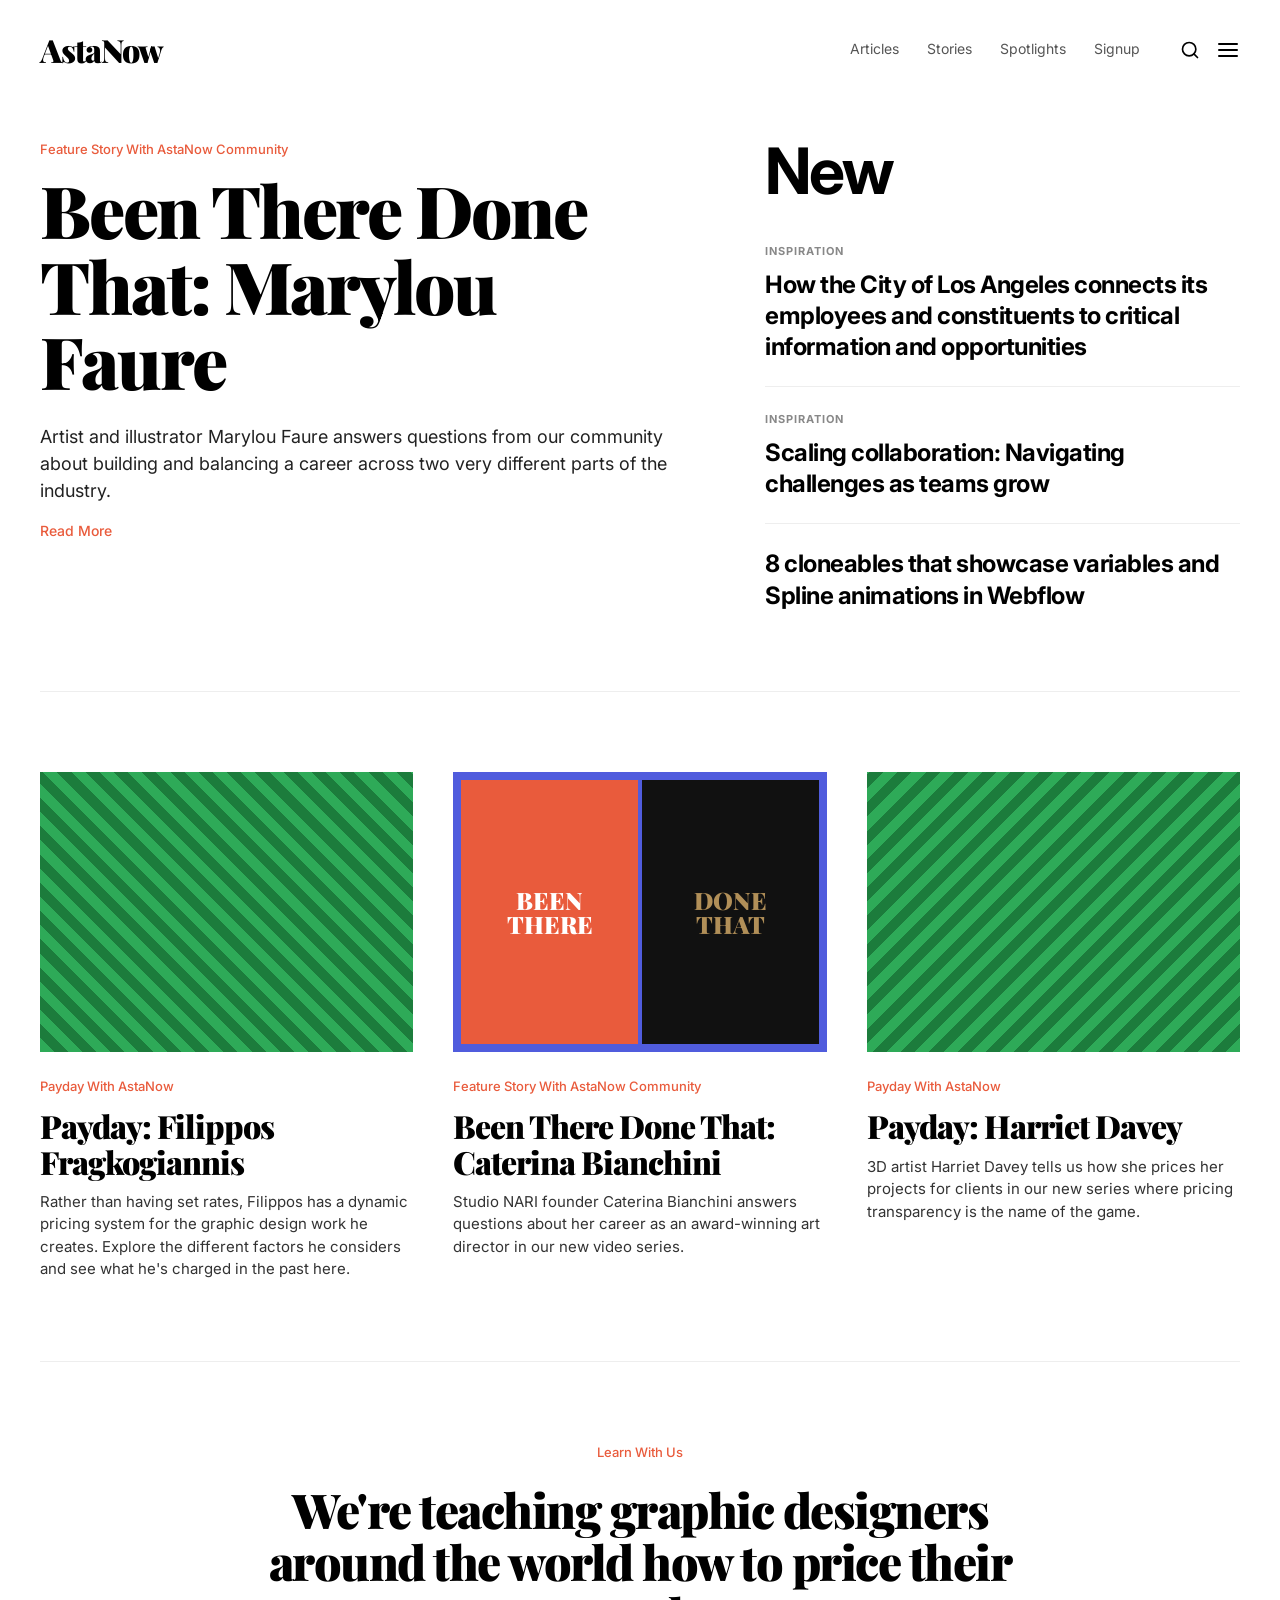
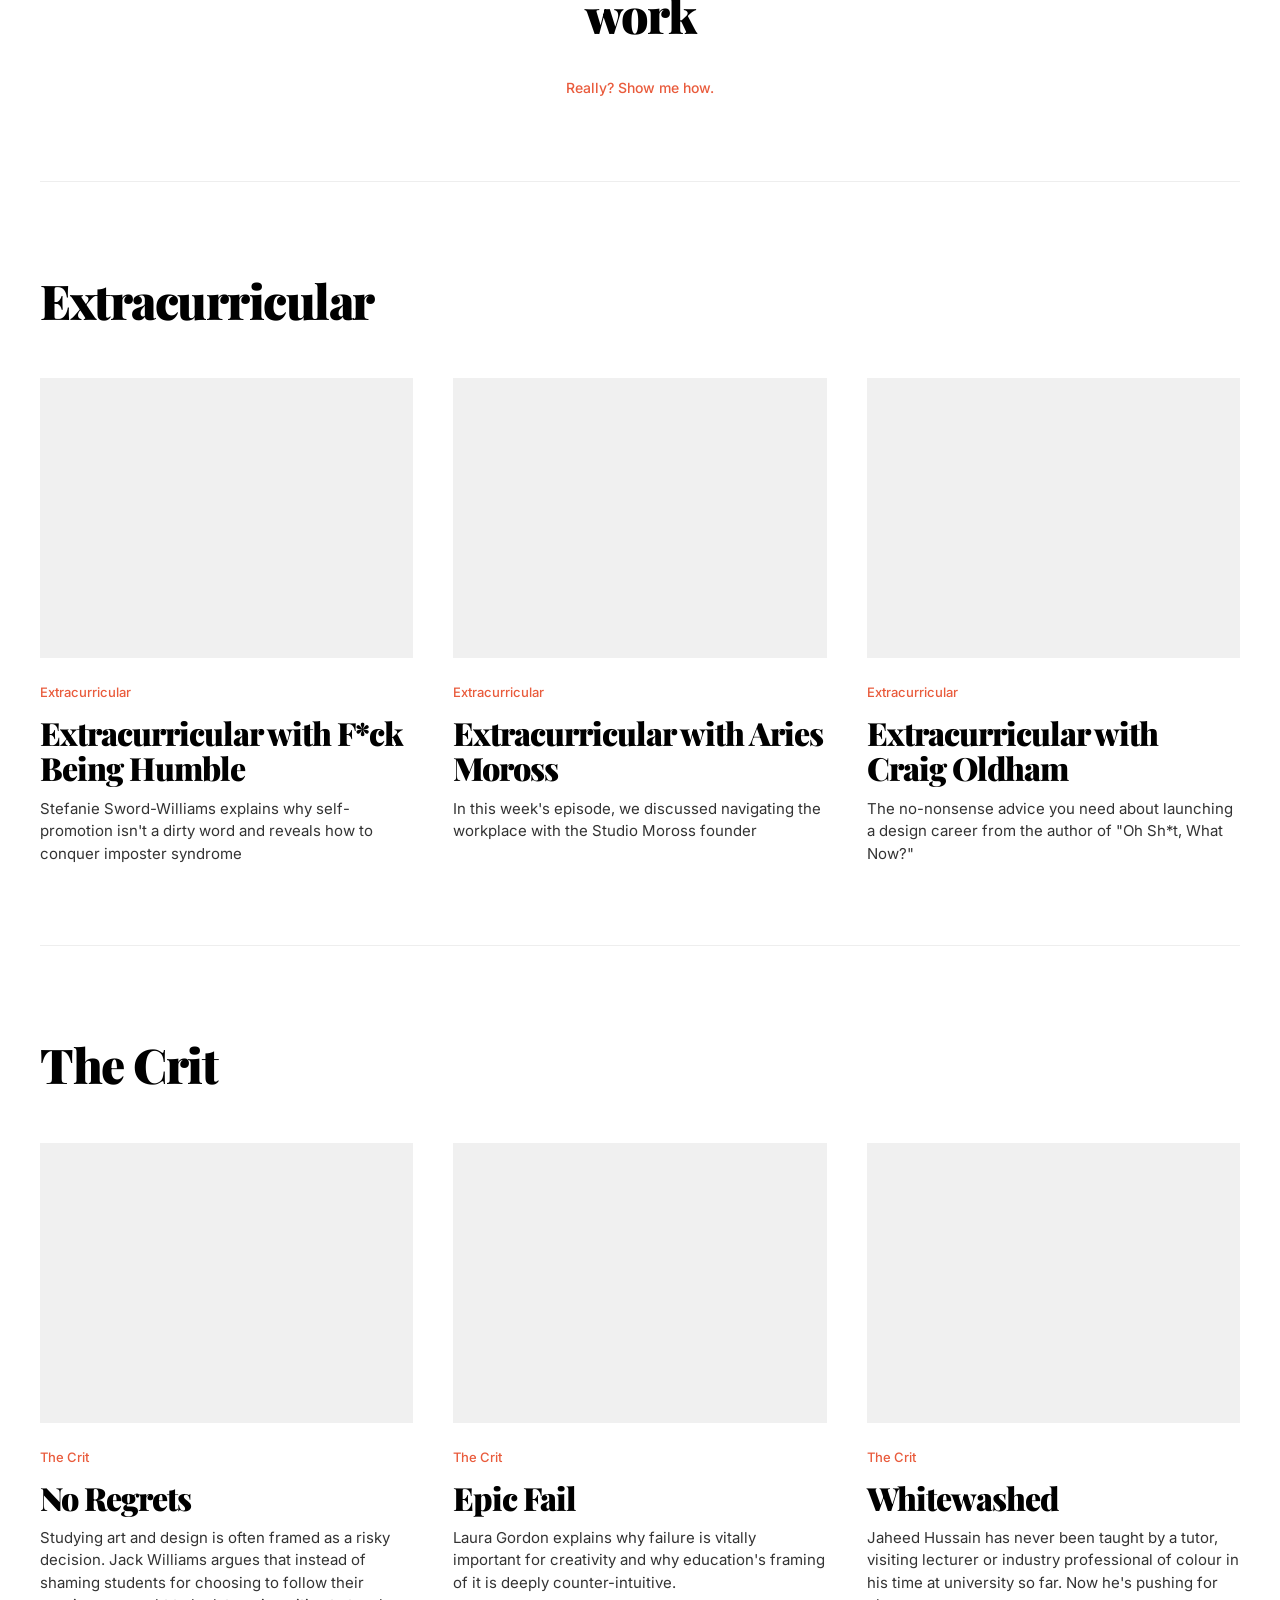
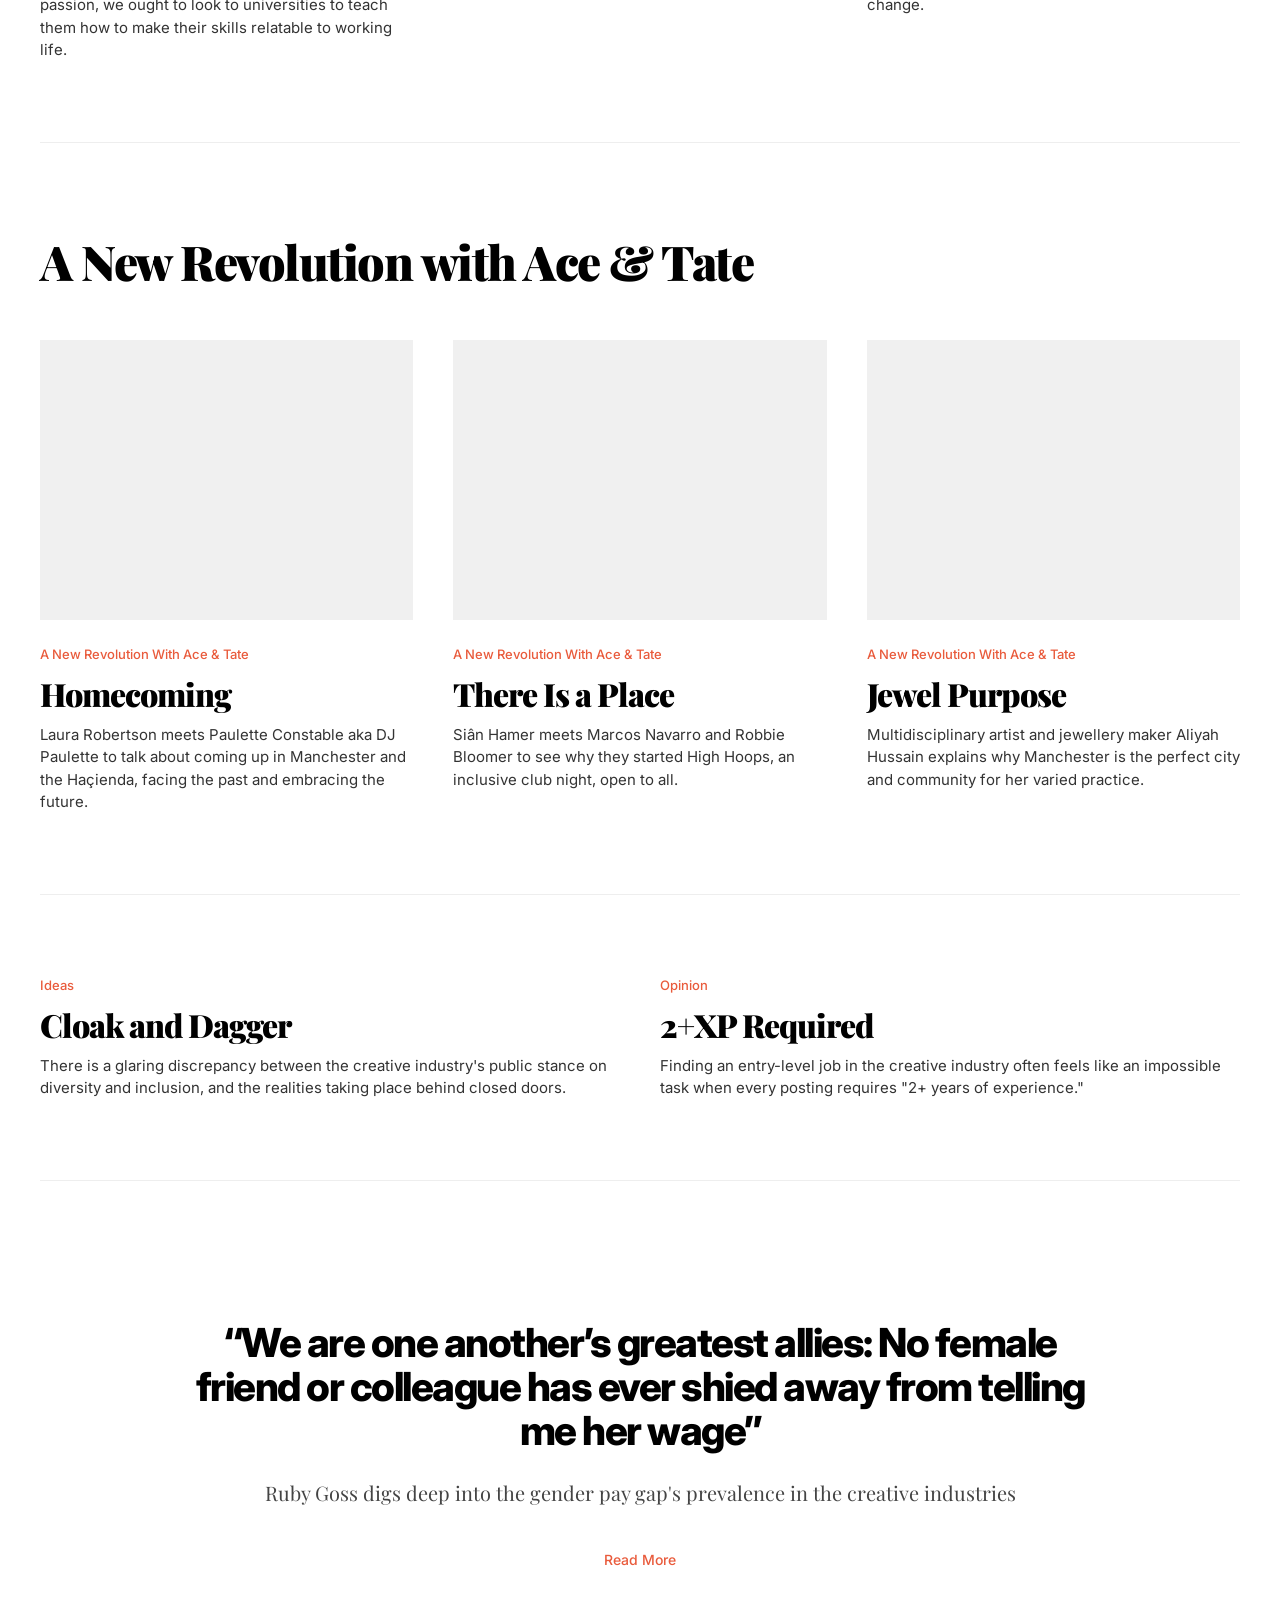
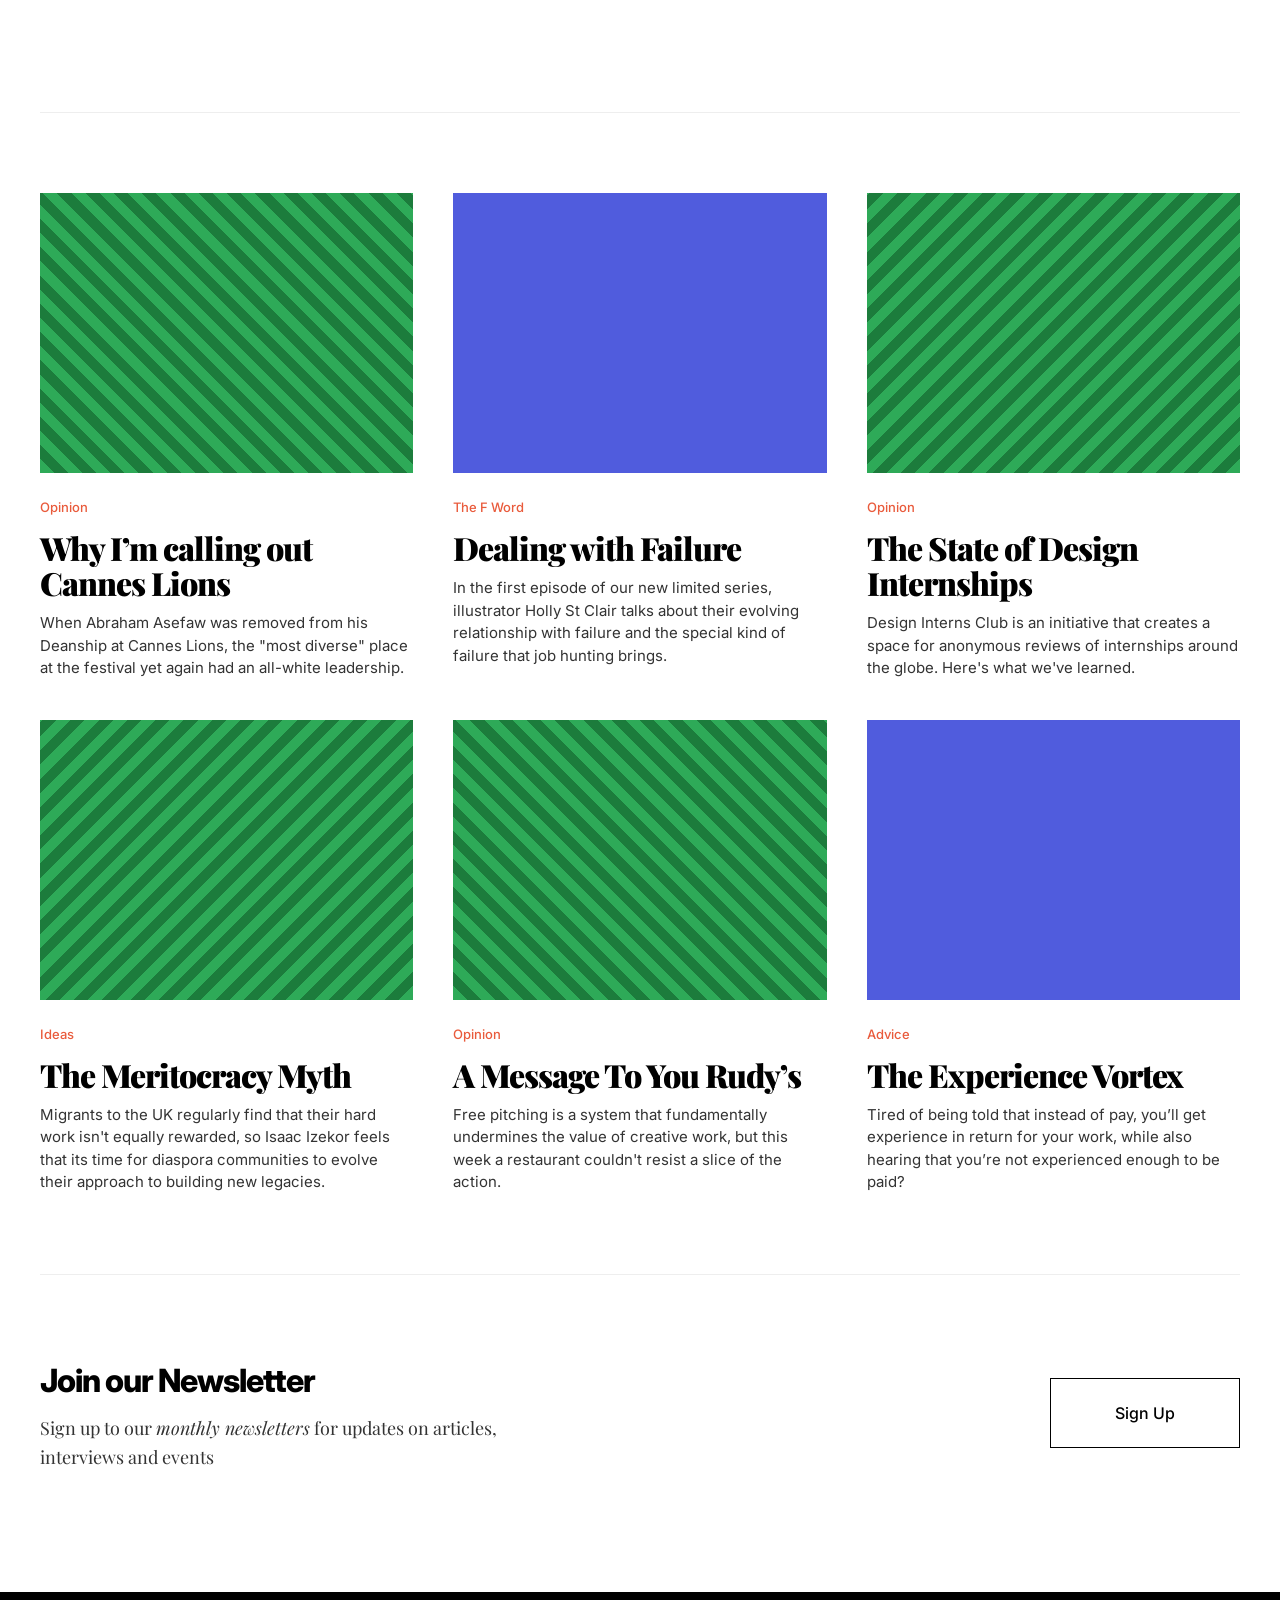
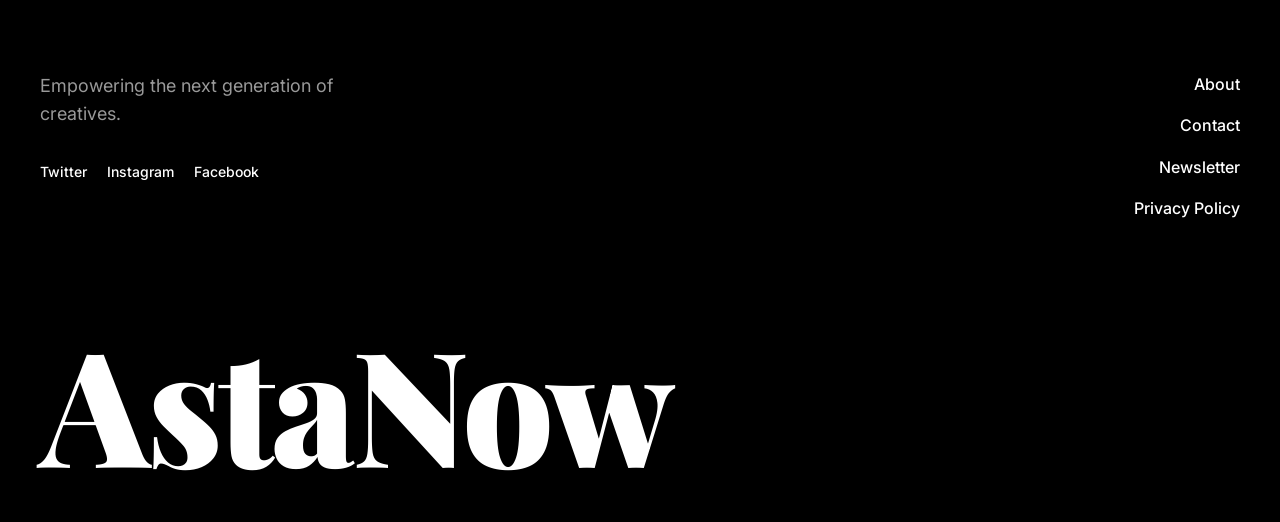
<file: index.html>
<!DOCTYPE html>
<html lang="en">
<head>
    <meta charset="UTF-8">
    <meta name="viewport" content="width=device-width, initial-scale=1.0">
    <title>AstaNow | Empowering Creatives</title>
    <link rel="preconnect" href="https://fonts.googleapis.com">
    <link rel="preconnect" href="https://fonts.gstatic.com" crossorigin>
    <link href="https://fonts.googleapis.com/css2?family=Inter:wght@400;500;600&family=Playfair+Display:ital,wght@0,700;0,800;0,900;1,900&display=swap" rel="stylesheet">
    <link rel="stylesheet" href="styles.css">
    <!-- Also link style.css just in case the active file is style.css -->
    <link rel="stylesheet" href="style.css">
</head>
<body>

    <header class="site-header">
        <div class="header-inner">
            <a href="index.html" class="logo">AstaNow</a>
            
            <div class="header-right">
                <nav class="desktop-nav">
                    <a href="articles.html">Articles</a>
                    <a href="#">Stories</a>
                    <a href="#">Spotlights</a>
                    <a href="#">Signup</a>
                </nav>
                <div class="header-actions">
                    <button class="icon-btn" aria-label="Search">
                        <svg width="20" height="20" viewBox="0 0 24 24" fill="none" stroke="currentColor" stroke-width="2" stroke-linecap="round" stroke-linejoin="round"><circle cx="11" cy="11" r="8"></circle><line x1="21" y1="21" x2="16.65" y2="16.65"></line></svg>
                    </button>
                    <button class="icon-btn hamburger-menu" aria-label="Menu" onclick="document.getElementById('slide-out-menu').classList.add('open')">
                        <svg width="24" height="24" viewBox="0 0 24 24" fill="none" stroke="currentColor" stroke-width="2" stroke-linecap="round" stroke-linejoin="round"><line x1="3" y1="12" x2="21" y2="12"></line><line x1="3" y1="6" x2="21" y2="6"></line><line x1="3" y1="18" x2="21" y2="18"></line></svg>
                    </button>
                </div>
            </div>
        </div>
    </header>

    <main class="page-content">

        <!-- Hero Section with Sidebar -->
        <section class="hero-sidebar-layout">
            <div class="main-featured">
                <p class="category-tag">Feature Story with AstaNow Community</p>
                <h1 class="hero-title">Been There Done That: Marylou Faure</h1>
                <p class="hero-excerpt">Artist and illustrator Marylou Faure answers questions from our community about building and balancing a career across two very different parts of the industry.</p>
                <a href="#" class="read-more">Read More</a>
            </div>
            
            <aside class="hero-sidebar">
                <h2 class="sidebar-main-title">New</h2>
                
                <div class="sidebar-item">
                    <p class="sidebar-category">INSPIRATION</p>
                    <h3 class="sidebar-title">How the City of Los Angeles connects its employees and constituents to critical information and opportunities</h3>
                </div>
                <div class="sidebar-divider"></div>
                
                <div class="sidebar-item">
                    <p class="sidebar-category">INSPIRATION</p>
                    <h3 class="sidebar-title">Scaling collaboration: Navigating challenges as teams grow</h3>
                </div>
                <div class="sidebar-divider"></div>
                
                <div class="sidebar-item">
                    <h3 class="sidebar-title">8 cloneables that showcase variables and Spline animations in Webflow</h3>
                </div>
            </aside>
        </section>

        <!-- Article Grid Section 1 -->
        <div class="divider-line"></div>
        <section class="grid-section">
            <div class="articles-grid">
                <article class="card">
                    <div class="card-image bg-img-1"></div>
                    <p class="category-tag">Payday with AstaNow</p>
                    <h2 class="card-title">Payday: Filippos Fragkogiannis</h2>
                    <p class="card-excerpt">Rather than having set rates, Filippos has a dynamic pricing system for the graphic design work he creates. Explore the different factors he considers and see what he's charged in the past here.</p>
                </article>

                <article class="card">
                    <div class="card-image bg-img-2">
                        <div class="collage-mini">
                            <div class="c-left">BEEN<br>THERE</div>
                            <div class="c-right">DONE<br>THAT</div>
                        </div>
                    </div>
                    <p class="category-tag">Feature Story with AstaNow Community</p>
                    <h2 class="card-title">Been There Done That: Caterina Bianchini</h2>
                    <p class="card-excerpt">Studio NARI founder Caterina Bianchini answers questions about her career as an award-winning art director in our new video series.</p>
                </article>

                <article class="card">
                    <div class="card-image bg-img-3"></div>
                    <p class="category-tag">Payday with AstaNow</p>
                    <h2 class="card-title">Payday: Harriet Davey</h2>
                    <p class="card-excerpt">3D artist Harriet Davey tells us how she prices her projects for clients in our new series where pricing transparency is the name of the game.</p>
                </article>
            </div>
        </section>

        <div class="divider-line"></div>
        
        <!-- Large Banner -->
        <section class="text-banner">
            <p class="category-tag text-center">Learn with us</p>
            <h2 class="banner-title">We're teaching graphic designers around the world how to price their work</h2>
            <div class="text-center">
                <a href="#" class="read-more">Really? Show me how.</a>
            </div>
        </section>

        <div class="divider-line"></div>

        <!-- Section 2: Extracurricular -->
        <section class="grid-section">
            <h3 class="section-heading">Extracurricular</h3>
            <div class="articles-grid">
                <article class="card">
                    <div class="card-image placeholder-grey"></div>
                    <p class="category-tag">Extracurricular</p>
                    <h2 class="card-title">Extracurricular with F*ck Being Humble</h2>
                    <p class="card-excerpt">Stefanie Sword-Williams explains why self-promotion isn't a dirty word and reveals how to conquer imposter syndrome</p>
                </article>

                <article class="card">
                    <div class="card-image placeholder-grey"></div>
                    <p class="category-tag">Extracurricular</p>
                    <h2 class="card-title">Extracurricular with Aries Moross</h2>
                    <p class="card-excerpt">In this week's episode, we discussed navigating the workplace with the Studio Moross founder</p>
                </article>

                <article class="card">
                    <div class="card-image placeholder-grey"></div>
                    <p class="category-tag">Extracurricular</p>
                    <h2 class="card-title">Extracurricular with Craig Oldham</h2>
                    <p class="card-excerpt">The no-nonsense advice you need about launching a design career from the author of "Oh Sh*t, What Now?"</p>
                </article>
            </div>
        </section>
        <div class="divider-line"></div>

        <!-- Section 3: The Crit -->
        <section class="grid-section">
            <h3 class="section-heading">The Crit</h3>
            <div class="articles-grid">
                <article class="card">
                    <div class="card-image placeholder-grey"></div>
                    <p class="category-tag">The Crit</p>
                    <h2 class="card-title">No Regrets</h2>
                    <p class="card-excerpt">Studying art and design is often framed as a risky decision. Jack Williams argues that instead of shaming students for choosing to follow their passion, we ought to look to universities to teach them how to make their skills relatable to working life.</p>
                </article>

                <article class="card">
                    <div class="card-image placeholder-grey"></div>
                    <p class="category-tag">The Crit</p>
                    <h2 class="card-title">Epic Fail</h2>
                    <p class="card-excerpt">Laura Gordon explains why failure is vitally important for creativity and why education's framing of it is deeply counter-intuitive.</p>
                </article>

                <article class="card">
                    <div class="card-image placeholder-grey"></div>
                    <p class="category-tag">The Crit</p>
                    <h2 class="card-title">Whitewashed</h2>
                    <p class="card-excerpt">Jaheed Hussain has never been taught by a tutor, visiting lecturer or industry professional of colour in his time at university so far. Now he's pushing for change.</p>
                </article>
            </div>
        </section>

        <div class="divider-line"></div>

        <!-- Section 4: A New Revolution with Ace & Tate -->
        <section class="grid-section">
            <h3 class="section-heading">A New Revolution with Ace & Tate</h3>
            <div class="articles-grid">
                <article class="card">
                    <div class="card-image placeholder-grey"></div>
                    <p class="category-tag">A New Revolution with Ace & Tate</p>
                    <h2 class="card-title">Homecoming</h2>
                    <p class="card-excerpt">Laura Robertson meets Paulette Constable aka DJ Paulette to talk about coming up in Manchester and the Haçienda, facing the past and embracing the future.</p>
                </article>

                <article class="card">
                    <div class="card-image placeholder-grey"></div>
                    <p class="category-tag">A New Revolution with Ace & Tate</p>
                    <h2 class="card-title">There Is a Place</h2>
                    <p class="card-excerpt">Siân Hamer meets Marcos Navarro and Robbie Bloomer to see why they started High Hoops, an inclusive club night, open to all.</p>
                </article>

                <article class="card">
                    <div class="card-image placeholder-grey"></div>
                    <p class="category-tag">A New Revolution with Ace & Tate</p>
                    <h2 class="card-title">Jewel Purpose</h2>
                    <p class="card-excerpt">Multidisciplinary artist and jewellery maker Aliyah Hussain explains why Manchester is the perfect city and community for her varied practice.</p>
                </article>
            </div>
        <div class="divider-line"></div>

        <!-- 2-Column Features Section -->
        <section class="two-column-features">
            <div class="feature-left">
                <p class="category-tag">Ideas</p>
                <h2 class="card-title">Cloak and Dagger</h2>
                <p class="card-excerpt">There is a glaring discrepancy between the creative industry's public stance on diversity and inclusion, and the realities taking place behind closed doors.</p>
            </div>
            <div class="feature-right">
                <p class="category-tag">Opinion</p>
                <h2 class="card-title">2+XP Required</h2>
                <p class="card-excerpt">Finding an entry-level job in the creative industry often feels like an impossible task when every posting requires "2+ years of experience."</p>
            </div>
        </section>

        <div class="divider-line"></div>

        <!-- Hero Quote Banner -->
        <section class="quote-banner">
            <h2 class="quote-text">“We are one another’s greatest allies: No female friend or colleague has ever shied away from telling me her wage”</h2>
            <p class="quote-subtext">Ruby Goss digs deep into the gender pay gap's prevalence in the creative industries</p>
            <a href="#" class="read-more">Read More</a>
        </section>

        <div class="divider-line"></div>

        <!-- 6 Article Grid -->
        <section class="grid-section">
            <div class="articles-grid">
                <article class="card">
                    <div class="card-image bg-img-1"></div>
                    <p class="category-tag">Opinion</p>
                    <h2 class="card-title">Why I’m calling out Cannes Lions</h2>
                    <p class="card-excerpt">When Abraham Asefaw was removed from his Deanship at Cannes Lions, the "most diverse" place at the festival yet again had an all-white leadership.</p>
                </article>
                <article class="card">
                    <div class="card-image bg-img-2"></div>
                    <p class="category-tag">The F Word</p>
                    <h2 class="card-title">Dealing with Failure</h2>
                    <p class="card-excerpt">In the first episode of our new limited series, illustrator Holly St Clair talks about their evolving relationship with failure and the special kind of failure that job hunting brings.</p>
                </article>
                <article class="card">
                    <div class="card-image bg-img-3"></div>
                    <p class="category-tag">Opinion</p>
                    <h2 class="card-title">The State of Design Internships</h2>
                    <p class="card-excerpt">Design Interns Club is an initiative that creates a space for anonymous reviews of internships around the globe. Here's what we've learned.</p>
                </article>
                <article class="card">
                    <div class="card-image bg-img-3"></div>
                    <p class="category-tag">Ideas</p>
                    <h2 class="card-title">The Meritocracy Myth</h2>
                    <p class="card-excerpt">Migrants to the UK regularly find that their hard work isn't equally rewarded, so Isaac Izekor feels that its time for diaspora communities to evolve their approach to building new legacies.</p>
                </article>
                <article class="card">
                    <div class="card-image bg-img-1"></div>
                    <p class="category-tag">Opinion</p>
                    <h2 class="card-title">A Message To You Rudy’s</h2>
                    <p class="card-excerpt">Free pitching is a system that fundamentally undermines the value of creative work, but this week a restaurant couldn't resist a slice of the action.</p>
                </article>
                <article class="card">
                    <div class="card-image bg-img-2"></div>
                    <p class="category-tag">Advice</p>
                    <h2 class="card-title">The Experience Vortex</h2>
                    <p class="card-excerpt">Tired of being told that instead of pay, you’ll get experience in return for your work, while also hearing that you’re not experienced enough to be paid?</p>
                </article>
            </div>
        </section>

        <div class="divider-line"></div>

        <!-- Newsletter Section -->
        <section class="newsletter-section">
            <div class="newsletter-content">
                <h2 class="newsletter-title">Join our Newsletter</h2>
                <p class="newsletter-desc">Sign up to our <em>monthly newsletters</em> for updates on articles, interviews and events</p>
            </div>
            <div class="newsletter-action">
                <button class="btn-outline">Sign Up</button>
            </div>
        </section>

    </main>

    <footer class="site-footer">
        <div class="footer-inner">
            <div class="footer-left">
                <p class="footer-text">Empowering the next generation of creatives.</p>
                <div class="socials">
                    <a href="#">Twitter</a>
                    <a href="#">Instagram</a>
                    <a href="#">Facebook</a>
                </div>
            </div>
            <div class="footer-right">
                <div class="footer-nav">
                    <a href="#">About</a>
                    <a href="#">Contact</a>
                    <a href="#">Newsletter</a>
                    <a href="#">Privacy Policy</a>
                </div>
            </div>
        </div>
        <h2 class="footer-logo">AstaNow</h2>
    </footer>

    <!-- Slide-out Menu Overlay -->
    <div id="slide-out-menu" class="slide-out-overlay">
        <div class="overlay-bg" onclick="document.getElementById('slide-out-menu').classList.remove('open')"></div>
        <div class="slide-out-panel">
            <button class="close-btn" aria-label="Close Menu" onclick="document.getElementById('slide-out-menu').classList.remove('open')">
                <svg width="32" height="32" viewBox="0 0 24 24" fill="none" stroke="currentColor" stroke-width="1.5" stroke-linecap="round" stroke-linejoin="round"><line x1="18" y1="6" x2="6" y2="18"></line><line x1="6" y1="6" x2="18" y2="18"></line></svg>
            </button>
            <div class="panel-content">
                <nav class="primary-nav">
                    <a href="articles.html">Articles</a>
                    <a href="#">Stories</a>
                    <a href="#">Spotlights</a>
                    <a href="#">Signup</a>
                </nav>
                <nav class="secondary-nav">
                    <a href="#">Privacy Policy</a>
                    <a href="#">Terms & Condition</a>
                    <a href="#">Copy Right Policy</a>
                    <a href="#">Contact us</a>
                </nav>
                <div class="social-footer">
                    <p class="social-label">Follow us</p>
                    <div class="social-icons">
                        <a href="#"><svg width="20" height="20" viewBox="0 0 24 24" fill="none" stroke="currentColor" stroke-width="2" stroke-linecap="round" stroke-linejoin="round"><path d="M23 3a10.9 10.9 0 0 1-3.14 1.53 4.48 4.48 0 0 0-7.86 3v1A10.66 10.66 0 0 1 3 4s-4 9 5 13a11.64 11.64 0 0 1-7 2c9 5 20 0 20-11.5a4.5 4.5 0 0 0-.08-.83A7.72 7.72 0 0 0 23 3z"></path></svg></a>
                        <a href="#"><svg width="20" height="20" viewBox="0 0 24 24" fill="none" stroke="currentColor" stroke-width="2" stroke-linecap="round" stroke-linejoin="round"><path d="M18 2h-3a5 5 0 0 0-5 5v3H7v4h3v8h4v-8h3l1-4h-4V7a1 1 0 0 1 1-1h3z"></path></svg></a>
                        <a href="#"><svg width="20" height="20" viewBox="0 0 24 24" fill="none" stroke="currentColor" stroke-width="2" stroke-linecap="round" stroke-linejoin="round"><rect x="2" y="2" width="20" height="20" rx="5" ry="5"></rect><path d="M16 11.37A4 4 0 1 1 12.63 8 4 4 0 0 1 16 11.37z"></path><line x1="17.5" y1="6.5" x2="17.51" y2="6.5"></line></svg></a>
                    </div>
                </div>
            </div>
        </div>
    </div>

</body>
</html>
</file>
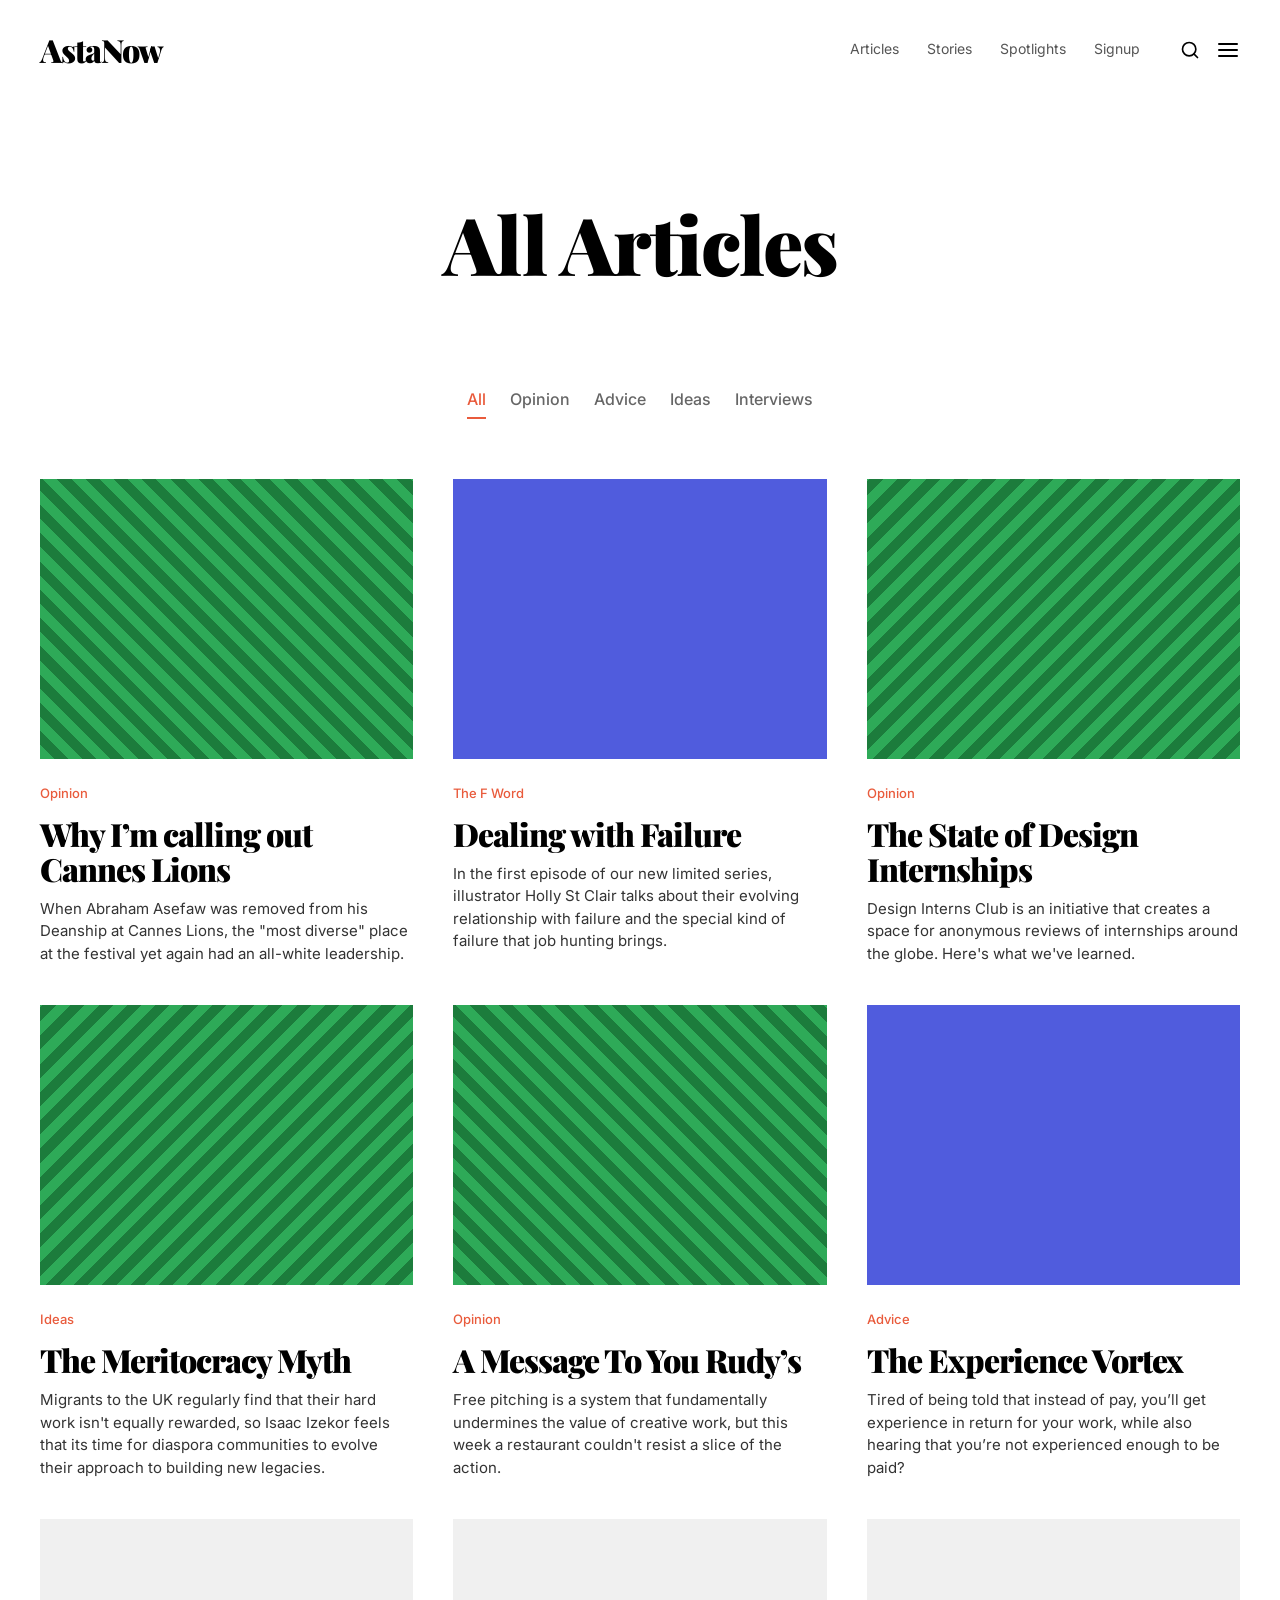
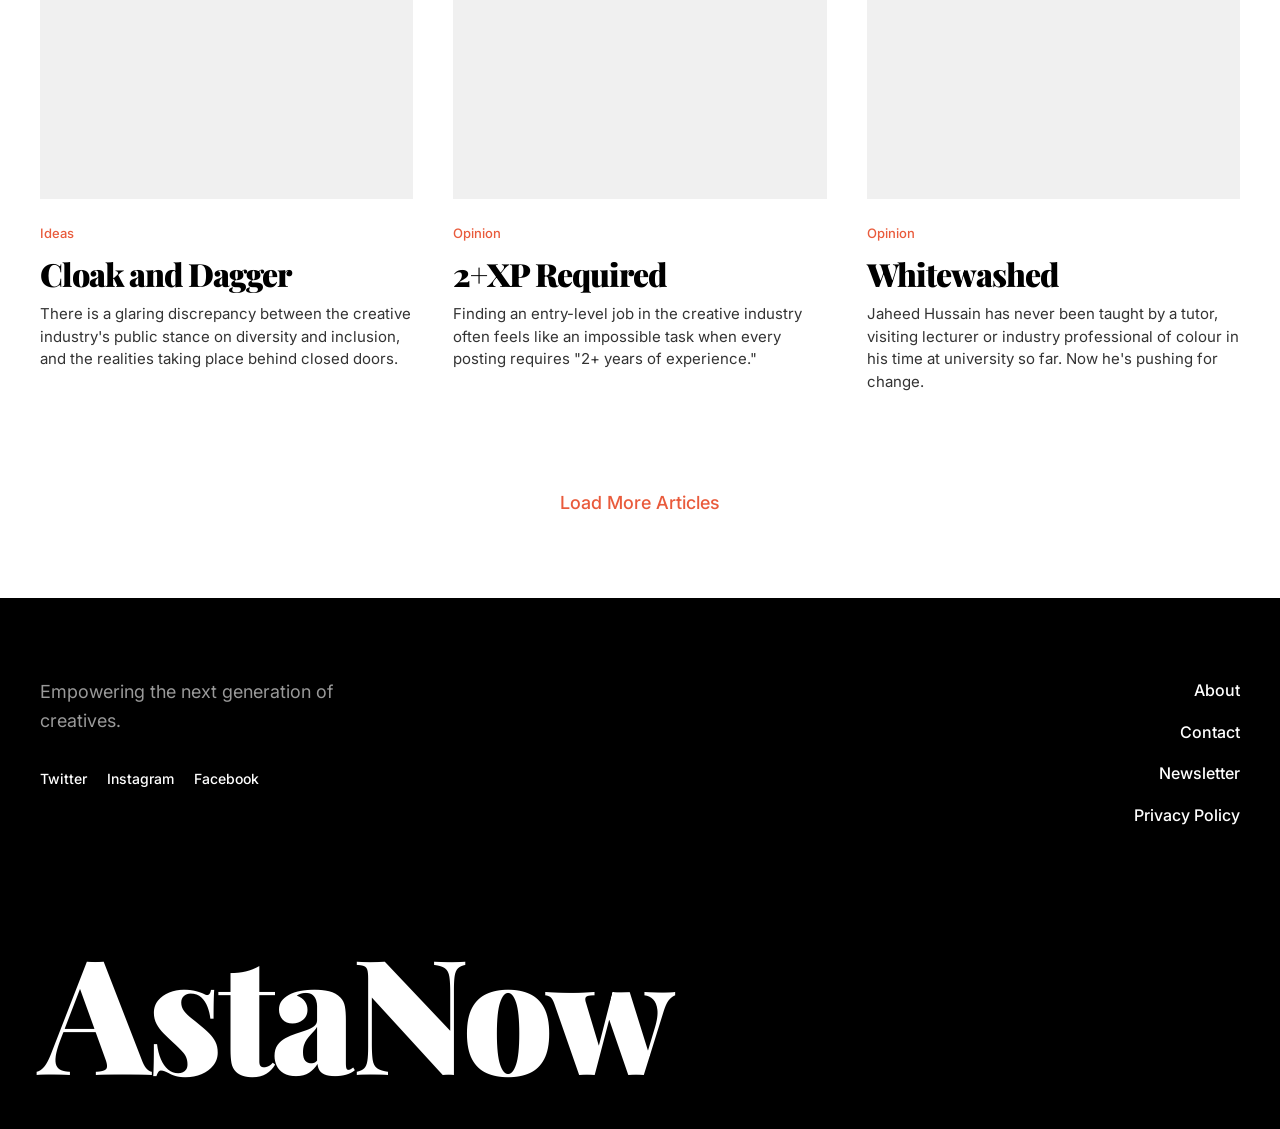
<file: articles.html>
<!DOCTYPE html>
<html lang="en">
<head>
    <meta charset="UTF-8">
    <meta name="viewport" content="width=device-width, initial-scale=1.0">
    <title>AstaNow | All Articles</title>
    <link rel="preconnect" href="https://fonts.googleapis.com">
    <link rel="preconnect" href="https://fonts.gstatic.com" crossorigin>
    <link href="https://fonts.googleapis.com/css2?family=Inter:wght@400;500;600;800;900&family=Playfair+Display:ital,wght@0,700;0,800;0,900;1,900&display=swap" rel="stylesheet">
    <link rel="stylesheet" href="styles.css">
</head>
<body>

    <header class="site-header">
        <div class="header-inner">
            <a href="index.html" class="logo">AstaNow</a>
            
            <div class="header-right">
                <nav class="desktop-nav">
                    <a href="articles.html">Articles</a>
                    <a href="#">Stories</a>
                    <a href="#">Spotlights</a>
                    <a href="#">Signup</a>
                </nav>
                <div class="header-actions">
                    <button class="icon-btn" aria-label="Search">
                        <svg width="20" height="20" viewBox="0 0 24 24" fill="none" stroke="currentColor" stroke-width="2" stroke-linecap="round" stroke-linejoin="round"><circle cx="11" cy="11" r="8"></circle><line x1="21" y1="21" x2="16.65" y2="16.65"></line></svg>
                    </button>
                    <button class="icon-btn hamburger-menu" aria-label="Menu" onclick="document.getElementById('slide-out-menu').classList.add('open')">
                        <svg width="24" height="24" viewBox="0 0 24 24" fill="none" stroke="currentColor" stroke-width="2" stroke-linecap="round" stroke-linejoin="round"><line x1="3" y1="12" x2="21" y2="12"></line><line x1="3" y1="6" x2="21" y2="6"></line><line x1="3" y1="18" x2="21" y2="18"></line></svg>
                    </button>
                </div>
            </div>
        </div>
    </header>

    <main class="page-content">
        <!-- Page Title -->
        <h1 class="section-heading" style="text-align: center; font-size: 80px; margin: 40px 0 80px 0;">All Articles</h1>

        <!-- Filter / Category row -->
        <div style="display: flex; justify-content: center; gap: 24px; margin-bottom: 60px; font-family: var(--font-body); font-weight: 500;">
            <a href="#" style="color: var(--color-accent); border-bottom: 2px solid var(--color-accent); padding-bottom: 4px;">All</a>
            <a href="#" style="color: #666;">Opinion</a>
            <a href="#" style="color: #666;">Advice</a>
            <a href="#" style="color: #666;">Ideas</a>
            <a href="#" style="color: #666;">Interviews</a>
        </div>

        <!-- Article Grid -->
        <section class="grid-section">
            <div class="articles-grid">
                <article class="card">
                    <div class="card-image bg-img-1"></div>
                    <p class="category-tag">Opinion</p>
                    <h2 class="card-title">Why I’m calling out Cannes Lions</h2>
                    <p class="card-excerpt">When Abraham Asefaw was removed from his Deanship at Cannes Lions, the "most diverse" place at the festival yet again had an all-white leadership.</p>
                </article>
                <article class="card">
                    <div class="card-image bg-img-2"></div>
                    <p class="category-tag">The F Word</p>
                    <h2 class="card-title">Dealing with Failure</h2>
                    <p class="card-excerpt">In the first episode of our new limited series, illustrator Holly St Clair talks about their evolving relationship with failure and the special kind of failure that job hunting brings.</p>
                </article>
                <article class="card">
                    <div class="card-image bg-img-3"></div>
                    <p class="category-tag">Opinion</p>
                    <h2 class="card-title">The State of Design Internships</h2>
                    <p class="card-excerpt">Design Interns Club is an initiative that creates a space for anonymous reviews of internships around the globe. Here's what we've learned.</p>
                </article>
                <article class="card">
                    <div class="card-image bg-img-3"></div>
                    <p class="category-tag">Ideas</p>
                    <h2 class="card-title">The Meritocracy Myth</h2>
                    <p class="card-excerpt">Migrants to the UK regularly find that their hard work isn't equally rewarded, so Isaac Izekor feels that its time for diaspora communities to evolve their approach to building new legacies.</p>
                </article>
                <article class="card">
                    <div class="card-image bg-img-1"></div>
                    <p class="category-tag">Opinion</p>
                    <h2 class="card-title">A Message To You Rudy’s</h2>
                    <p class="card-excerpt">Free pitching is a system that fundamentally undermines the value of creative work, but this week a restaurant couldn't resist a slice of the action.</p>
                </article>
                <article class="card">
                    <div class="card-image bg-img-2"></div>
                    <p class="category-tag">Advice</p>
                    <h2 class="card-title">The Experience Vortex</h2>
                    <p class="card-excerpt">Tired of being told that instead of pay, you’ll get experience in return for your work, while also hearing that you’re not experienced enough to be paid?</p>
                </article>
                <article class="card">
                    <div class="card-image placeholder-grey"></div>
                    <p class="category-tag">Ideas</p>
                    <h2 class="card-title">Cloak and Dagger</h2>
                    <p class="card-excerpt">There is a glaring discrepancy between the creative industry's public stance on diversity and inclusion, and the realities taking place behind closed doors.</p>
                </article>
                <article class="card">
                    <div class="card-image placeholder-grey"></div>
                    <p class="category-tag">Opinion</p>
                    <h2 class="card-title">2+XP Required</h2>
                    <p class="card-excerpt">Finding an entry-level job in the creative industry often feels like an impossible task when every posting requires "2+ years of experience."</p>
                </article>
                <article class="card">
                    <div class="card-image placeholder-grey"></div>
                    <p class="category-tag">Opinion</p>
                    <h2 class="card-title">Whitewashed</h2>
                    <p class="card-excerpt">Jaheed Hussain has never been taught by a tutor, visiting lecturer or industry professional of colour in his time at university so far. Now he's pushing for change.</p>
                </article>
            </div>
        </section>

        <!-- Pagination -->
        <div style="text-align: center; margin-top: 80px;">
            <a href="#" class="read-more" style="font-size: 18px;">Load More Articles</a>
        </div>
    </main>

    <footer class="site-footer">
        <div class="footer-inner">
            <div class="footer-left">
                <p class="footer-text">Empowering the next generation of creatives.</p>
                <div class="socials">
                    <a href="#">Twitter</a>
                    <a href="#">Instagram</a>
                    <a href="#">Facebook</a>
                </div>
            </div>
            <div class="footer-right">
                <div class="footer-nav">
                    <a href="#">About</a>
                    <a href="#">Contact</a>
                    <a href="#">Newsletter</a>
                    <a href="#">Privacy Policy</a>
                </div>
            </div>
        </div>
        <h2 class="footer-logo">AstaNow</h2>
    </footer>

    <!-- Slide-out Menu Overlay -->
    <div id="slide-out-menu" class="slide-out-overlay">
        <div class="overlay-bg" onclick="document.getElementById('slide-out-menu').classList.remove('open')"></div>
        <div class="slide-out-panel">
            <button class="close-btn" aria-label="Close Menu" onclick="document.getElementById('slide-out-menu').classList.remove('open')">
                <svg width="32" height="32" viewBox="0 0 24 24" fill="none" stroke="currentColor" stroke-width="1.5" stroke-linecap="round" stroke-linejoin="round"><line x1="18" y1="6" x2="6" y2="18"></line><line x1="6" y1="6" x2="18" y2="18"></line></svg>
            </button>
            <div class="panel-content">
                <nav class="primary-nav">
                    <a href="articles.html">Articles</a>
                    <a href="#">Stories</a>
                    <a href="#">Spotlights</a>
                    <a href="#">Signup</a>
                </nav>
                <nav class="secondary-nav">
                    <a href="#">Privacy Policy</a>
                    <a href="#">Terms & Condition</a>
                    <a href="#">Copy Right Policy</a>
                    <a href="#">Contact us</a>
                </nav>
                <div class="social-footer">
                    <p class="social-label">Follow us</p>
                    <div class="social-icons">
                        <a href="#"><svg width="20" height="20" viewBox="0 0 24 24" fill="none" stroke="currentColor" stroke-width="2" stroke-linecap="round" stroke-linejoin="round"><path d="M23 3a10.9 10.9 0 0 1-3.14 1.53 4.48 4.48 0 0 0-7.86 3v1A10.66 10.66 0 0 1 3 4s-4 9 5 13a11.64 11.64 0 0 1-7 2c9 5 20 0 20-11.5a4.5 4.5 0 0 0-.08-.83A7.72 7.72 0 0 0 23 3z"></path></svg></a>
                        <a href="#"><svg width="20" height="20" viewBox="0 0 24 24" fill="none" stroke="currentColor" stroke-width="2" stroke-linecap="round" stroke-linejoin="round"><path d="M18 2h-3a5 5 0 0 0-5 5v3H7v4h3v8h4v-8h3l1-4h-4V7a1 1 0 0 1 1-1h3z"></path></svg></a>
                        <a href="#"><svg width="20" height="20" viewBox="0 0 24 24" fill="none" stroke="currentColor" stroke-width="2" stroke-linecap="round" stroke-linejoin="round"><rect x="2" y="2" width="20" height="20" rx="5" ry="5"></rect><path d="M16 11.37A4 4 0 1 1 12.63 8 4 4 0 0 1 16 11.37z"></path><line x1="17.5" y1="6.5" x2="17.51" y2="6.5"></line></svg></a>
                    </div>
                </div>
            </div>
        </div>
    </div>

</body>
</html>
</file>
<file: styles.css>
/* Reset & General CSS */
* {
    box-sizing: border-box;
    margin: 0;
    padding: 0;
}

:root {
    --color-bg: #FFFFFF;
    --color-text: #000000;
    --color-accent: #E95B3C;
    --color-grey-light: #F0F0F0;
    --color-grey-divider: #EEEEEE;
    --font-heading: 'Playfair Display', serif;
    --font-body: 'Inter', sans-serif;
    --max-width: 1400px;
}

body {
    background-color: var(--color-bg);
    color: var(--color-text);
    font-family: var(--font-body);
    font-size: 16px;
    line-height: 1.6;
    -webkit-font-smoothing: antialiased;
    -moz-osx-font-smoothing: grayscale;
}

a {
    text-decoration: none;
    color: inherit;
    transition: color 0.15s ease;
}

/* Header */
.site-header {
    background: var(--color-bg);
    padding: 24px 40px;
    position: sticky;
    top: 0;
    z-index: 100;
}

.header-inner {
    max-width: var(--max-width);
    margin: 0 auto;
    display: flex;
    justify-content: space-between;
    align-items: center;
}

.logo {
    font-family: var(--font-heading);
    font-weight: 900;
    font-size: 32px;
    letter-spacing: -1px;
}

.header-right {
    display: flex;
    align-items: center;
    gap: 40px;
}

.desktop-nav {
    display: flex;
    gap: 28px;
}

.desktop-nav a {
    font-family: var(--font-body);
    font-weight: 400;
    font-size: 14px;
    color: #555;
}

.desktop-nav a:hover {
    color: var(--color-text);
}

.header-actions {
    display: flex;
    align-items: center;
    gap: 16px;
}

.icon-btn {
    background: none;
    border: none;
    cursor: pointer;
    color: var(--color-text);
    display: flex;
    align-items: center;
    justify-content: center;
}

/* Slide Out Menu Overlay */
.slide-out-overlay {
    position: fixed;
    inset: 0;
    z-index: 1000;
    display: flex;
    justify-content: flex-end;
    pointer-events: none;
}

.overlay-bg {
    position: absolute;
    inset: 0;
    background: rgba(0, 0, 0, 0.5);
    opacity: 0;
    transition: opacity 0.4s ease;
}

.slide-out-overlay.open {
    pointer-events: auto;
}

.slide-out-overlay.open .overlay-bg {
    opacity: 1;
}

.slide-out-panel {
    position: relative;
    width: 100%;
    max-width: 440px;
    background: var(--color-bg);
    height: 100%;
    display: flex;
    flex-direction: column;
    padding: 64px 40px;
    transform: translateX(100%);
    transition: transform 0.5s cubic-bezier(0.19, 1, 0.22, 1);
    z-index: 1001;
    overflow-y: auto;
}

.slide-out-overlay.open .slide-out-panel {
    transform: translateX(0);
}

.close-btn {
    position: absolute;
    top: 32px;
    right: 40px;
    background: none;
    border: none;
    cursor: pointer;
    color: var(--color-text);
    display: flex;
    align-items: center;
    justify-content: center;
    transition: transform 0.3s;
}

.close-btn:hover {
    transform: rotate(90deg);
}

.close-btn svg {
    stroke-width: 1.5;
}

.panel-content {
    margin-top: 80px;
    display: flex;
    flex-direction: column;
    gap: 48px;
    height: 100%;
}

.primary-nav {
    display: flex;
    flex-direction: column;
    gap: 16px;
}

.primary-nav a {
    font-family: var(--font-body);
    font-size: 44px;
    font-weight: 800;
    letter-spacing: -2px;
    line-height: 1.1;
    opacity: 0;
    transform: translateX(20px);
    transition: all 0.4s ease;
    transition-delay: 0s;
}

.primary-nav a:hover {
    color: var(--color-accent);
}

.slide-out-overlay.open .primary-nav a {
    opacity: 1;
    transform: translateX(0);
}

/* Staggered delay for nav items */
.slide-out-overlay.open .primary-nav a:nth-child(1) { transition-delay: 0.1s; }
.slide-out-overlay.open .primary-nav a:nth-child(2) { transition-delay: 0.15s; }
.slide-out-overlay.open .primary-nav a:nth-child(3) { transition-delay: 0.2s; }
.slide-out-overlay.open .primary-nav a:nth-child(4) { transition-delay: 0.25s; }

.secondary-nav {
    display: flex;
    flex-direction: column;
    gap: 12px;
}

.secondary-nav a {
    font-family: var(--font-body);
    font-size: 18px;
    font-weight: 400;
    color: #666;
    opacity: 0;
    transform: translateX(20px);
    transition: all 0.4s ease;
}

.slide-out-overlay.open .secondary-nav a {
    opacity: 1;
    transform: translateX(0);
}

.slide-out-overlay.open .secondary-nav a:hover {
    color: var(--color-text);
}

.slide-out-overlay.open .secondary-nav a:nth-child(1) { transition-delay: 0.3s; }
.slide-out-overlay.open .secondary-nav a:nth-child(2) { transition-delay: 0.35s; }
.slide-out-overlay.open .secondary-nav a:nth-child(3) { transition-delay: 0.4s; }
.slide-out-overlay.open .secondary-nav a:nth-child(4) { transition-delay: 0.45s; }

.social-footer {
    margin-top: auto;
    padding-top: 40px;
    opacity: 0;
    transition: opacity 0.6s ease;
    transition-delay: 0.5s;
}

.slide-out-overlay.open .social-footer {
    opacity: 1;
}

.social-label {
    font-family: var(--font-body);
    font-size: 16px;
    color: #666;
    margin-bottom: 12px;
}

.social-icons {
    display: flex;
    gap: 16px;
}

.social-icons a {
    color: #000;
    display: flex;
    align-items: center;
    justify-content: center;
    transition: opacity 0.2s;
}

.social-icons a:hover {
    opacity: 0.5;
}

@media (max-width: 900px) {
    .desktop-nav {
        display: none;
    }
    .site-header {
        padding: 20px 24px;
    }
}

/* Page Layout */
.page-content {
    max-width: var(--max-width);
    margin: 0 auto;
    padding: 40px 40px 80px 40px;
}

@media (max-width: 900px) {
    .page-content {
        padding: 24px 24px 40px 24px;
    }
}

/* Common Typography Elements */
.category-tag {
    color: var(--color-accent);
    font-family: var(--font-body);
    font-weight: 500;
    font-size: 13px;
    text-transform: capitalize;
    margin-bottom: 12px;
}

.read-more {
    display: inline-block;
    color: var(--color-accent);
    font-family: var(--font-body);
    font-size: 14px;
    font-weight: 500;
    margin-top: 16px;
}

.read-more:hover {
    text-decoration: underline;
}

.divider-line {
    height: 1px;
    background-color: var(--color-grey-divider);
    width: 100%;
    margin: 80px 0;
}

/* Hero Sidebar Layout */
.hero-sidebar-layout {
    display: grid;
    grid-template-columns: 7fr 5fr;
    gap: 60px;
    align-items: flex-start;
}

.main-featured {
    padding-right: 20px;
}

.hero-title {
    font-family: var(--font-heading);
    font-size: 72px;
    font-weight: 900;
    line-height: 1.05;
    letter-spacing: -2px;
    margin-bottom: 24px;
}

.hero-excerpt {
    font-family: var(--font-body);
    font-size: 18px;
    line-height: 1.5;
    color: #222;
}

.hero-sidebar {
    display: flex;
    flex-direction: column;
}

.sidebar-main-title {
    font-family: var(--font-body);
    font-size: 64px;
    font-weight: 700;
    letter-spacing: -2px;
    margin-bottom: 40px;
    line-height: 1;
}

.sidebar-item {
    display: flex;
    flex-direction: column;
}

.sidebar-category {
    font-size: 11px;
    font-weight: 700;
    color: #888;
    letter-spacing: 1px;
    margin-bottom: 8px;
    text-transform: uppercase;
}

.sidebar-title {
    font-family: var(--font-body);
    font-size: 24px;
    font-weight: 700;
    line-height: 1.3;
    letter-spacing: -0.5px;
}

.sidebar-divider {
    height: 1px;
    background-color: var(--color-grey-divider);
    margin: 24px 0;
    width: 100%;
}

@media (max-width: 900px) {
    .hero-sidebar-layout {
        grid-template-columns: 1fr;
        gap: 60px;
    }
    .hero-title {
        font-size: 48px;
    }
    .sidebar-main-title {
        font-size: 48px;
    }
    .main-featured {
        padding-right: 0;
    }
}

/* Grid Section */
.grid-section {
    margin-bottom: 40px;
}

.articles-grid {
    display: grid;
    grid-template-columns: repeat(3, 1fr);
    gap: 40px;
}

.card {
    display: flex;
    flex-direction: column;
}

.card-image {
    width: 100%;
    aspect-ratio: 4/3;
    background-color: var(--color-grey-light);
    margin-bottom: 24px;
    position: relative;
    overflow: hidden;
}

/* Image Mocks */
.bg-img-1 { background: repeating-linear-gradient(45deg, #2EAA58, #2EAA58 10px, #1c7c3c 10px, #1c7c3c 20px); }
.bg-img-2 { background: #505cdd; }
.bg-img-3 { background: repeating-linear-gradient(-45deg, #2EAA58, #2EAA58 10px, #1c7c3c 10px, #1c7c3c 20px); }

.collage-mini {
    position: absolute;
    inset: 8px;
    display: flex;
    gap: 4px;
}
.collage-mini > div {
    flex: 1;
    display: flex;
    align-items: center;
    justify-content: center;
    font-family: var(--font-heading);
    font-weight: 900;
    font-size: 24px;
    line-height: 1;
    text-align: center;
}
.c-left { background: #E95B3C; color: #fff; }
.c-right { background: #111; color: #B18F58; }

.card-title {
    font-family: var(--font-heading);
    font-size: 32px;
    font-weight: 900;
    line-height: 1.1;
    letter-spacing: -1px;
    margin-bottom: 12px;
}

.card-excerpt {
    font-family: var(--font-body);
    font-size: 15px;
    color: #333;
    line-height: 1.5;
}

.section-heading {
    font-family: var(--font-heading);
    font-size: 48px;
    font-weight: 900;
    letter-spacing: -1.5px;
    margin-bottom: 40px;
}

@media (max-width: 900px) {
    .articles-grid {
        grid-template-columns: 1fr;
        gap: 48px;
    }
}

/* Text Banner */
.text-banner {
    max-width: 800px;
    margin: 0 auto;
    text-align: center;
}

.text-center {
    text-align: center;
}

.banner-title {
    font-family: var(--font-heading);
    font-size: 48px;
    font-weight: 900;
    line-height: 1.1;
    letter-spacing: -1.5px;
    margin: 20px 0;
}

@media (max-width: 900px) {
    .banner-title {
        font-size: 36px;
    }
}

/* Footer Section */
.site-footer {
    background-color: #000;
    color: #fff;
    padding: 80px 40px 40px 40px;
}

.footer-inner {
    max-width: var(--max-width);
    margin: 0 auto;
    display: flex;
    justify-content: space-between;
    margin-bottom: 100px;
}

.footer-left .footer-text {
    font-family: var(--font-body);
    font-size: 18px;
    color: #999;
    max-width: 300px;
    margin-bottom: 32px;
}

.socials {
    display: flex;
    gap: 20px;
}

.socials a {
    color: #fff;
    font-weight: 500;
    font-size: 14px;
}

.footer-nav {
    display: flex;
    flex-direction: column;
    gap: 16px;
    align-items: flex-end;
}

.footer-nav a {
    color: #fff;
    font-weight: 500;
    font-size: 16px;
}

.footer-nav a:hover {
    color: var(--color-accent);
}

.footer-logo {
    max-width: var(--max-width);
    margin: 0 auto;
    font-family: var(--font-heading);
    font-size: 160px;
    font-weight: 900;
    letter-spacing: -4px;
    line-height: 1;
}

@media (max-width: 900px) {
    .site-footer {
        padding: 60px 24px 24px 24px;
    }
    .footer-inner {
        flex-direction: column;
        gap: 48px;
        margin-bottom: 60px;
    }
    .footer-nav {
        align-items: flex-start;
    }
    .footer-logo {
        font-size: 80px;
        letter-spacing: -2px;
    }
}

/* Two Column Features */
.two-column-features {
    display: grid;
    grid-template-columns: 1fr 1fr;
    gap: 40px;
}
.feature-left, .feature-right {
    display: flex;
    flex-direction: column;
}
@media (max-width: 900px) {
    .two-column-features {
        grid-template-columns: 1fr;
    }
}

/* Quote Banner */
.quote-banner {
    max-width: 900px;
    margin: 0 auto;
    text-align: center;
    padding: 60px 0;
}
.quote-text {
    font-family: var(--font-body);
    font-weight: 800;
    font-size: 40px;
    line-height: 1.1;
    letter-spacing: -1.5px;
    margin-bottom: 24px;
}
.quote-subtext {
    font-family: var(--font-heading);
    font-size: 20px;
    color: #444;
    margin-bottom: 24px;
}

/* Newsletter Section */
.newsletter-section {
    display: flex;
    justify-content: space-between;
    align-items: center;
    padding: 0 0;
}
.newsletter-content {
    max-width: 500px;
}
.newsletter-title {
    font-family: var(--font-body);
    font-size: 32px;
    font-weight: 800;
    letter-spacing: -1px;
    margin-bottom: 8px;
}
.newsletter-desc {
    font-family: var(--font-heading);
    font-size: 18px;
    color: #333;
}
.newsletter-action {
    flex-shrink: 0;
}
.btn-outline {
    background: transparent;
    border: 1px solid #000;
    padding: 24px 64px;
    font-family: var(--font-body);
    font-size: 16px;
    font-weight: 500;
    cursor: pointer;
    transition: all 0.2s;
}
.btn-outline:hover {
    background: #000;
    color: #fff;
}

@media (max-width: 900px) {
    .newsletter-section {
        flex-direction: column;
        align-items: flex-start;
        gap: 32px;
    }
    .btn-outline {
        width: 100%;
        padding: 16px 32px;
    }
}
</file>
<file: style.css>
/* Ensure style.css is identical to styles.css or sync them */
@import url('styles.css');
</file>
